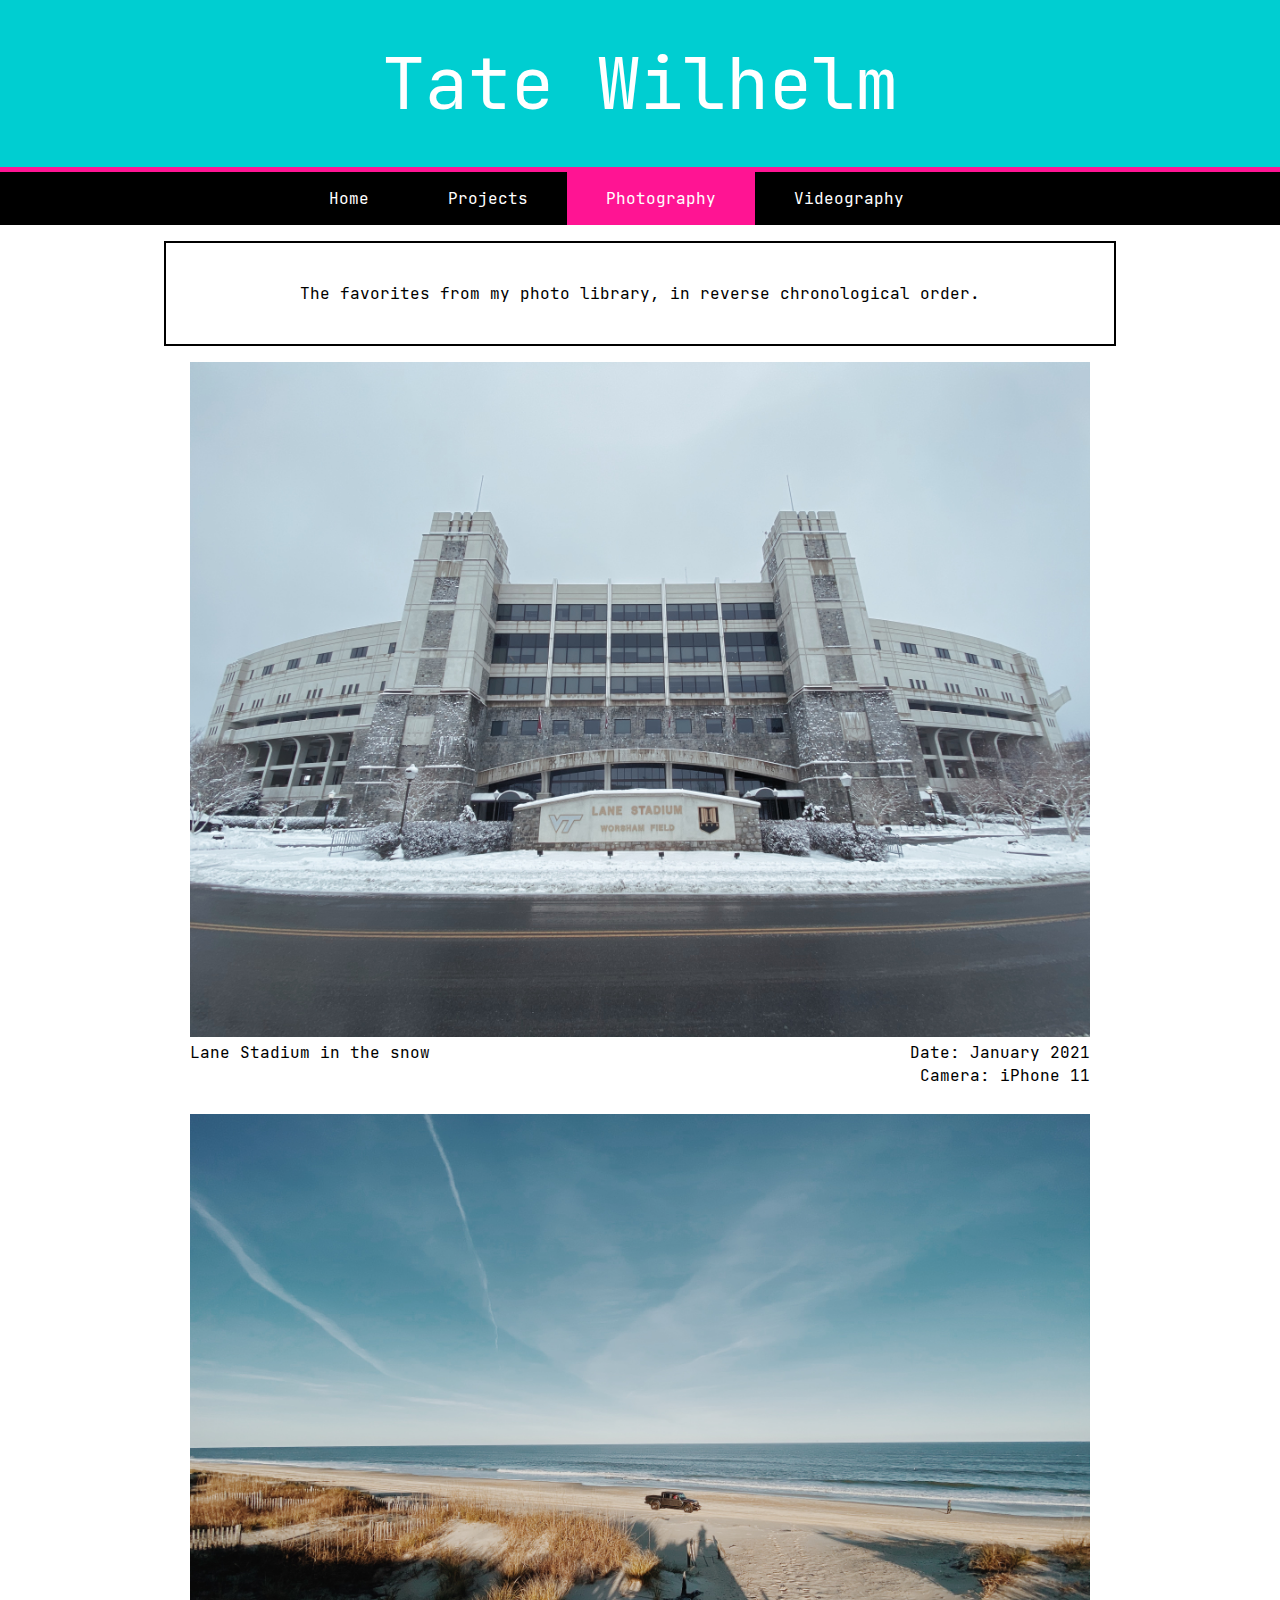
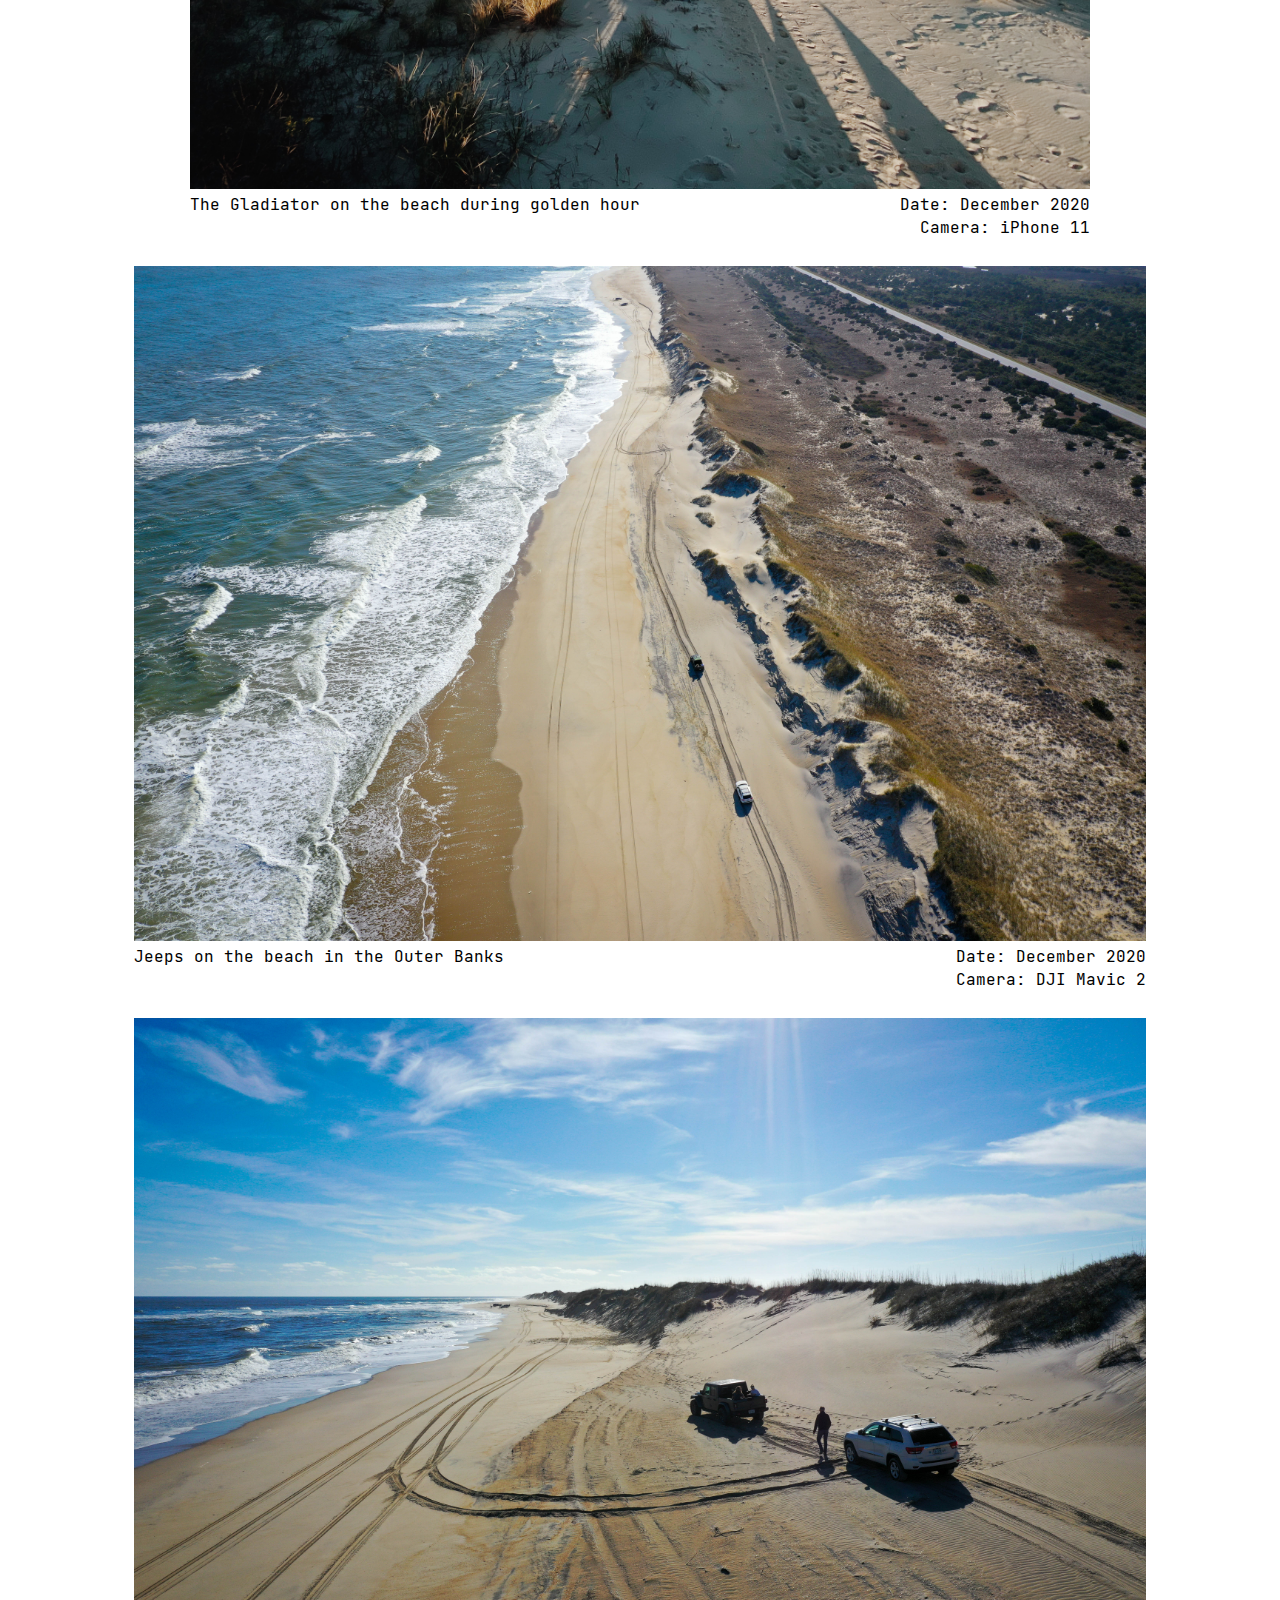
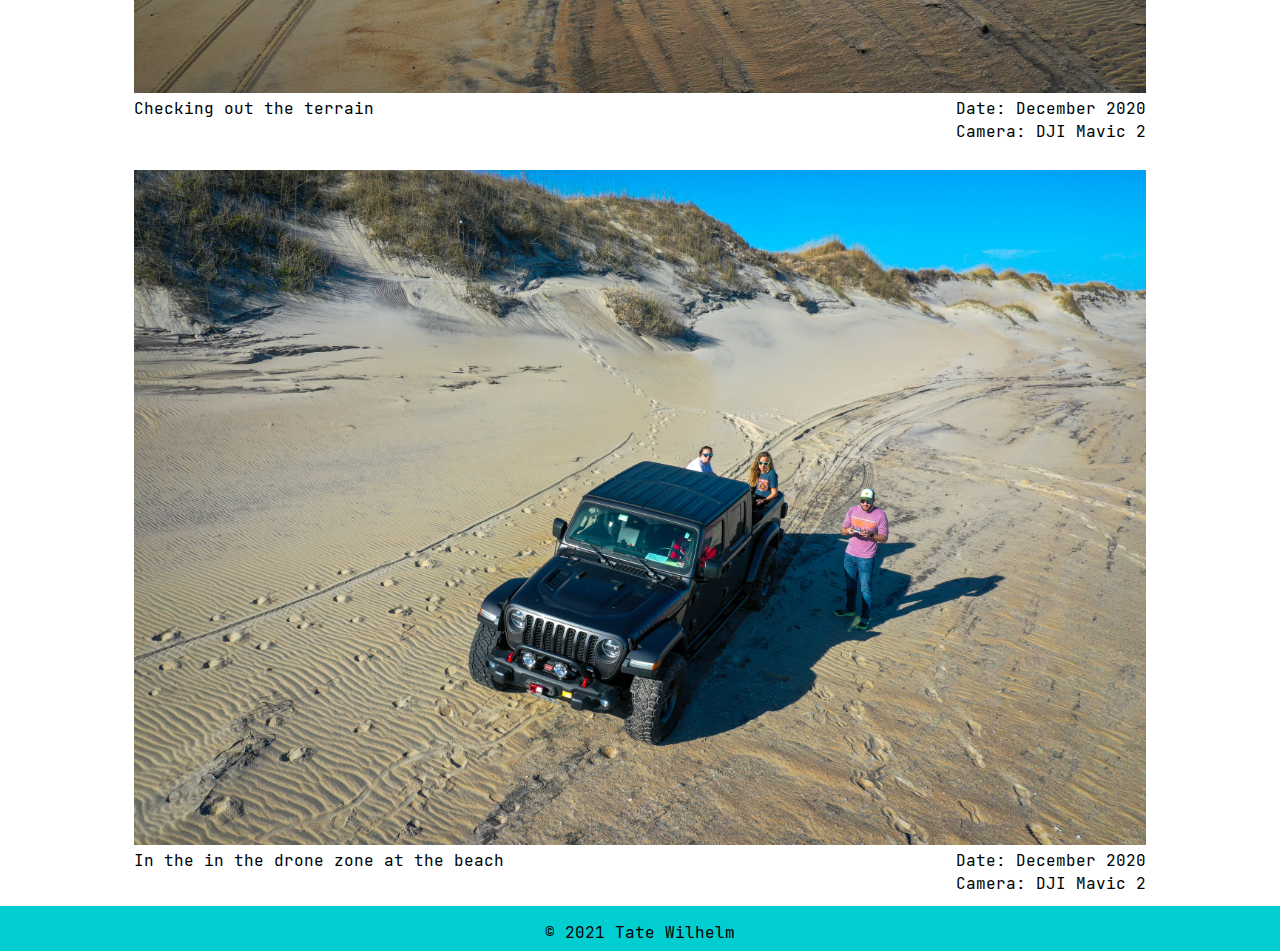
<file: photos.html>
<!DOCTYPE html>
    <html lang="en">
    <head>
        <meta charset="UTF-8">
        <title>Tate Wilhelm - Photography</title>
        <link rel="stylesheet" href="style.css">
        <script src="photos.js"></script>
    </head>
    <body>
        <h1 id="title">Tate Wilhelm</h1>
        <div id="sticky">
            <div id="line"></div>
            <nav>
                <a href="index.html">Home</a>
                <a href="projects.html">Projects</a>
                <a class="activePage">Photography</a>
                <a href="videos.html">Videography</a>
            </nav>
        </div>
        <div class="mainwrapper">
            <div class="textbox">
                <p>The favorites from my photo library, in reverse chronological order.</p>
            </div>
            <div class="media" id="pics">
            </div>
        </div>
        <footer>
            <p>© 2021 Tate Wilhelm</p>
        </footer>
    </body>
</html>
</file>
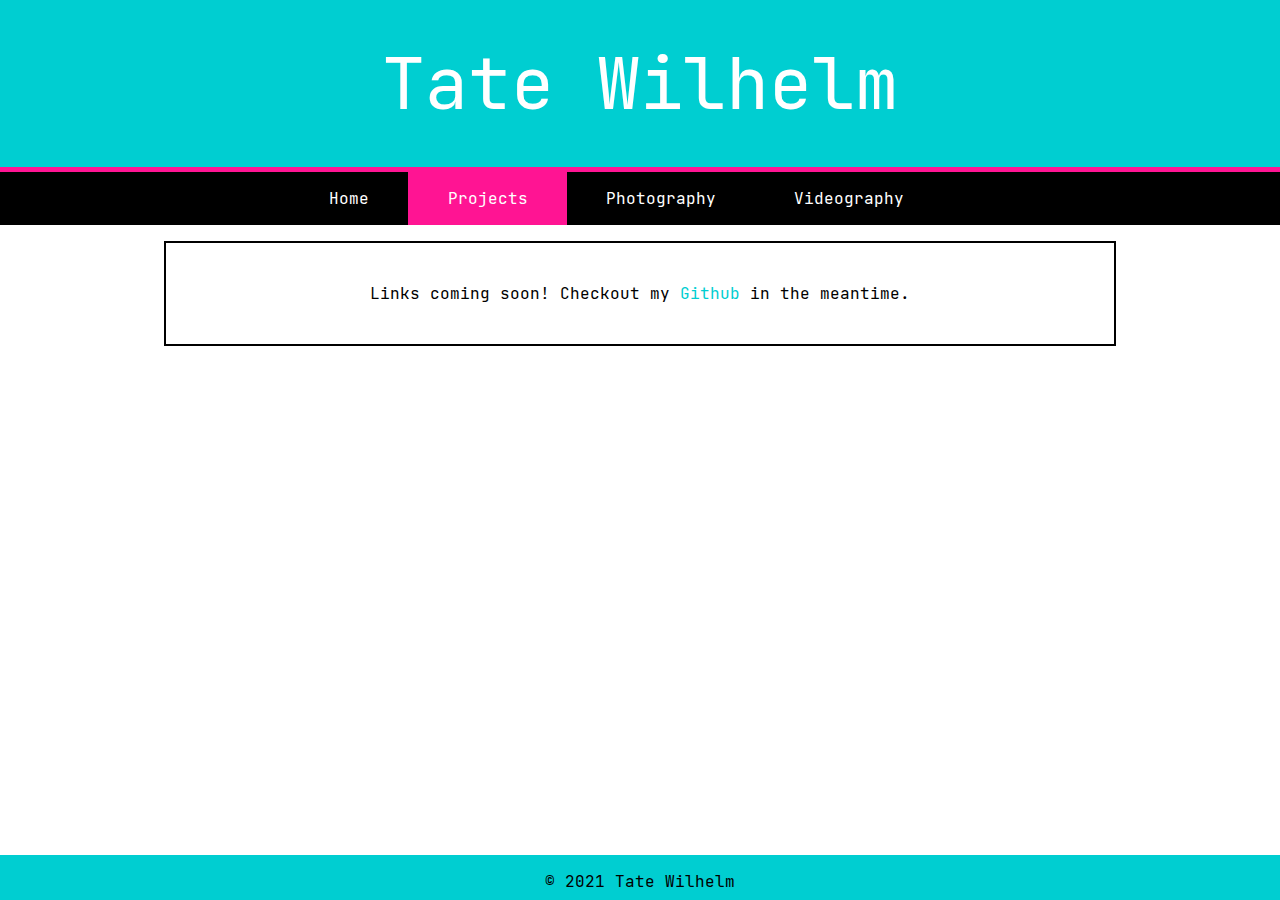
<file: projects.html>
<!DOCTYPE html>
<html lang="en">
    <head>
        <meta charset="UTF-8">
        <title>Tate Wilhelm</title>
        <link rel="stylesheet" href="style.css">
    </head>
    <body>
        <h1 id="title">Tate Wilhelm</h1>
        <div id="sticky">
            <div id="line"></div>
            <nav>
                <a href="index.html">Home</a>
                <a class="activePage">Projects</a>
                <a href="photos.html">Photography</a>
                <a href="videos.html">Videography</a>
            </nav>
        </div>
        <div class="mainwrapper">
            <div class="textbox">
                <p>Links coming soon! Checkout my <a class="link" href="https://github.com/tatew" target="_blank">Github</a> in the meantime.</p>
            </div>
        </div>
        <footer>
            <p>© 2021 Tate Wilhelm</p>
        </footer>
    </body>
</html>
</file>
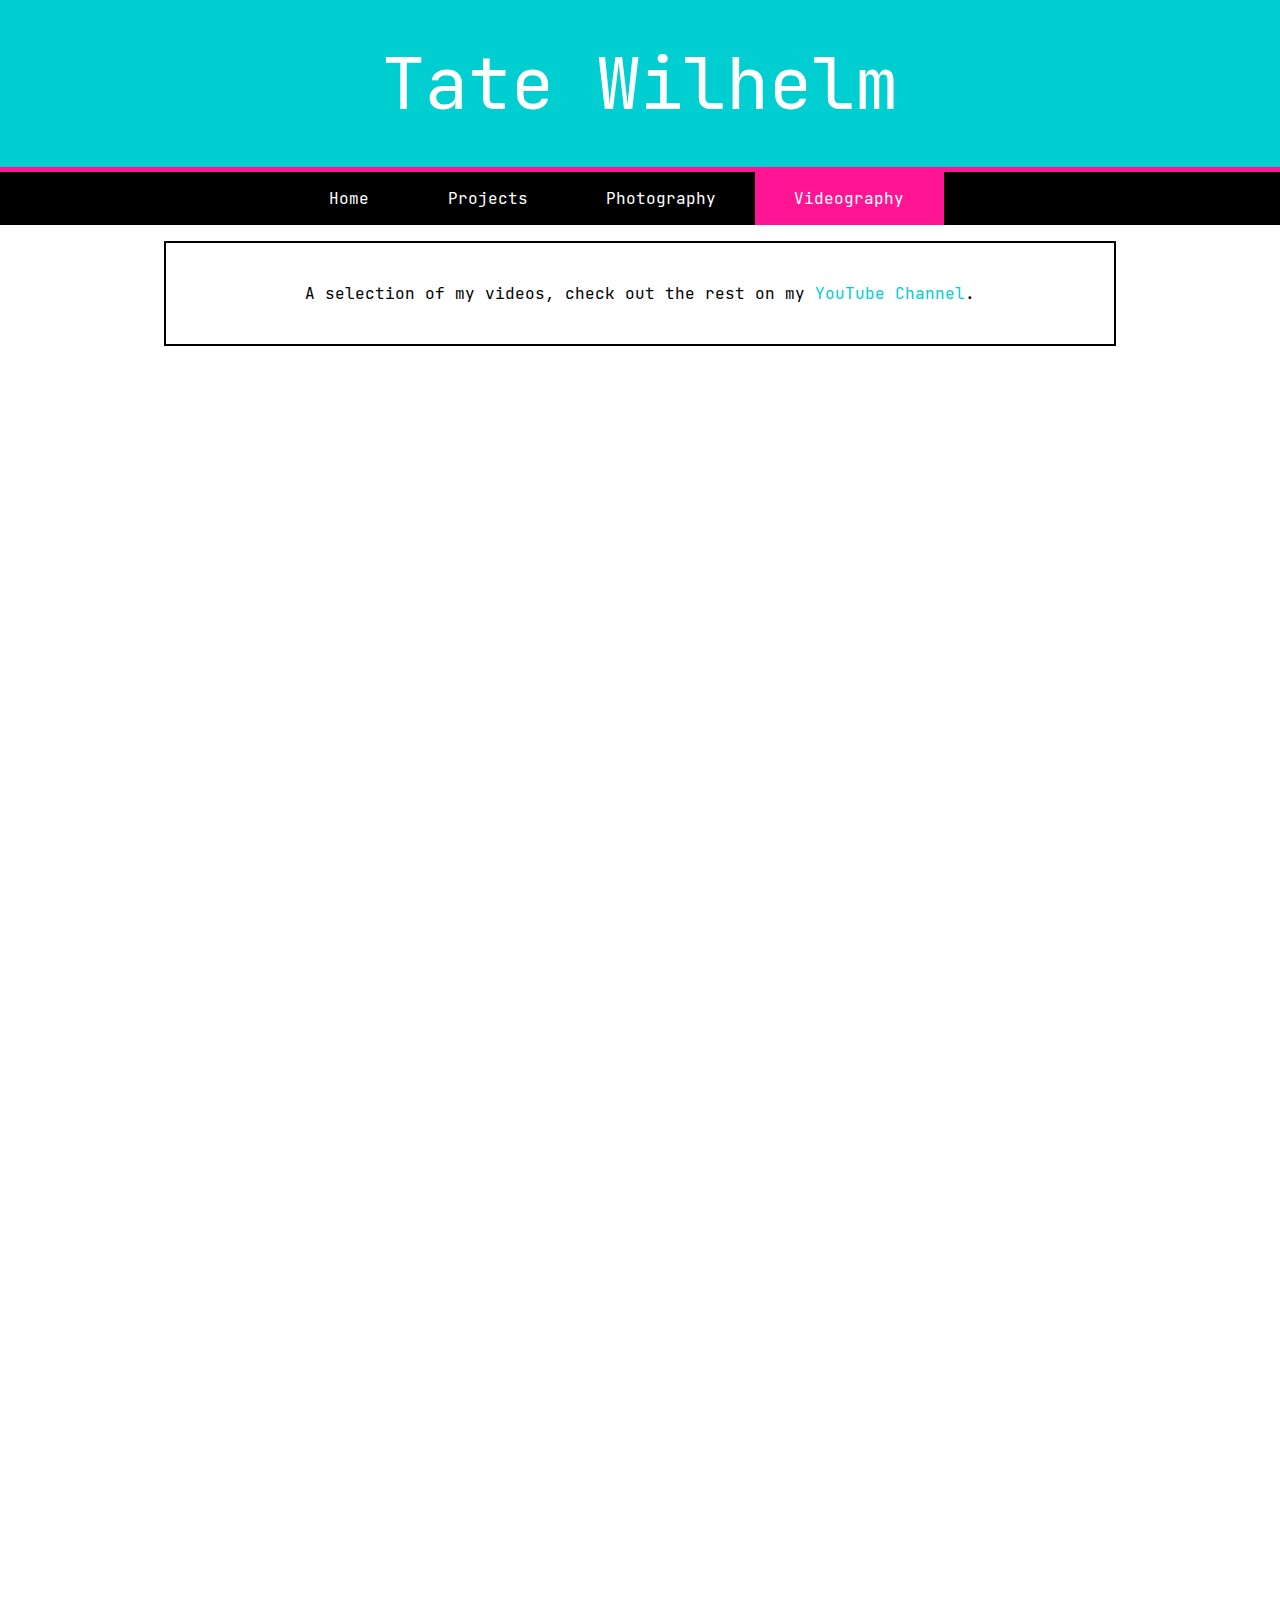
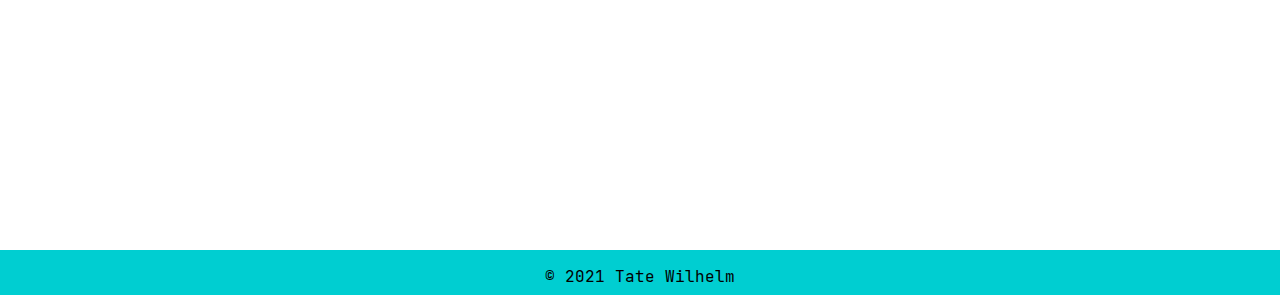
<file: videos.html>
<!DOCTYPE html>
<html lang="en">
    <head>
        <meta charset="UTF-8">
        <title>Tate Wilhelm</title>
        <link rel="stylesheet" href="style.css">
    </head>
    <body>
        <h1 id="title">Tate Wilhelm</h1>
        <div id="sticky">
            <div id="line"></div>
            <nav>
                <a href="index.html">Home</a>
                <a href="projects.html">Projects</a>
                <a href="photos.html">Photography</a>
                <a class="activePage">Videography</a>
            </nav>
        </div>
        <div class="mainwrapper">
            <div class="textbox">
                <p>A selection of my videos, check out the rest on my <a class="link" href="https://www.youtube.com/channel/UCny308KqCArLtE3Pt1pMp7A" target="_blank">YouTube Channel</a>.</p>
            </div>
            <div class="media">
                <iframe width="1280" height="720" src="https://www.youtube.com/embed/d53V2Z18-xQ" frameborder="0" allow="accelerometer; autoplay; clipboard-write; encrypted-media; gyroscope; picture-in-picture" allowfullscreen></iframe>
                <iframe width="1280" height="720" src="https://www.youtube.com/embed/p3vgxpgfQ4I" frameborder="0" allow="accelerometer; autoplay; clipboard-write; encrypted-media; gyroscope; picture-in-picture" allowfullscreen></iframe>
            </div>
        </div>
        <footer>
            <p>© 2021 Tate Wilhelm</p>
        </footer>
    </body>
</html>
</file>
<file: style.css>
body {
    font-family: JetBrainsMono;
    margin: auto;
    position: relative;
    min-height: 100vh;
}

header {
    background-color: black;
}

nav {
    text-align: center;
    display: grid;
    grid-template-columns: auto auto auto auto auto;
    width: 60%;
    margin: auto auto;
    color: white;
    max-width: 700px;
}

a:hover {
    color: deeppink;
}

a {
    text-decoration: none;
    color: white;
    padding: 1em 1em;
}

footer {
    background-color: darkturquoise;
    text-align: center;
    position: absolute;
    bottom: 0;
    width: 100%;
    height: 5vh;
}

iframe {
    margin: 1em;
    max-height: 80vh;
    max-width: 90vw;
}

img {
    max-height: 75vh;
    max-width: 90vw;
}

h2 {
    margin-top: 0;
}

i {
    margin: 0.1em;
}

.link {
    color: darkturquoise;
    padding: 0;
    text-decoration: none;
}

.activePage, .activePage:hover{
    background-color: deeppink;
    color: white;
}

.image {
    padding-top: 1em;
    padding-bottom: 1em;
    max-height: 80vh;
    max-width: 90vw;
}

.caption {
    text-align: left;
    margin: 0;
}

.date {
    text-align: right;
    margin: 0;
}

.camera {
    text-align: right;
    grid-column-start: 2;
    margin: 0;
}

.captionDiv {
    display: grid;
    grid-template-columns: auto auto;
    height: 5vh;
}

.media {
    width: 90%;
    margin: auto auto;
    display: flex;
    flex-direction: column;
    align-items: center;
}

.mainwrapper {
    padding-bottom: 5vh;
    text-align: center;
}

.textbox {
    border: 2px solid black;
    width: fit-content;
    padding: 1.5em;
    margin-top: 1em;
    margin-left: auto;
    margin-right: auto;
    width: 80%;
    max-width: 900px;
}

.homeLeft2 {
    grid-column-start: 1;
    grid-column-end: 4;
}

.homeLeft1 {
    grid-column-start: 1;
    grid-column-end: 2;
}

.homeRight2 {
    grid-column-start: 3;
    grid-column-end: 6;
}

.homeRight1 {
    grid-column-start: 5;
    grid-column-end: 6;
}

.divider {
    grid-column-start: 1;
    grid-column-end: 6;
    height: 5px;
    background-color: deeppink;
    width: 100%;
    margin: auto;
}

.socialLink {
    display: flex;
    align-items: center;
}

#home img {
    width: 100%;
}

#home {
    display: grid;
    grid-template-columns: 40fr 1em 20fr 1em 40fr;
    width: 80%;
    max-width: 900px;
    margin: 1em auto;
    border: 2px solid black;
    padding: 1.5em;
    row-gap: 1em;
    text-align: left;
}

#title {
    text-align: center;
    font-weight: normal;
    font-size: 4.5em;
    margin: auto;
    color: white;
    padding: 0.5em;
    background-color:darkturquoise;
}

#sticky {
    background-color: black;
    position: sticky;
    top: 0;
}

#line {
    background-color: deeppink;
    height: 5px;
}

@font-face {
    font-family: JetBrainsMono;
    src: url(webfonts/JetBrainsMono-Regular.woff2)
}
</file>
